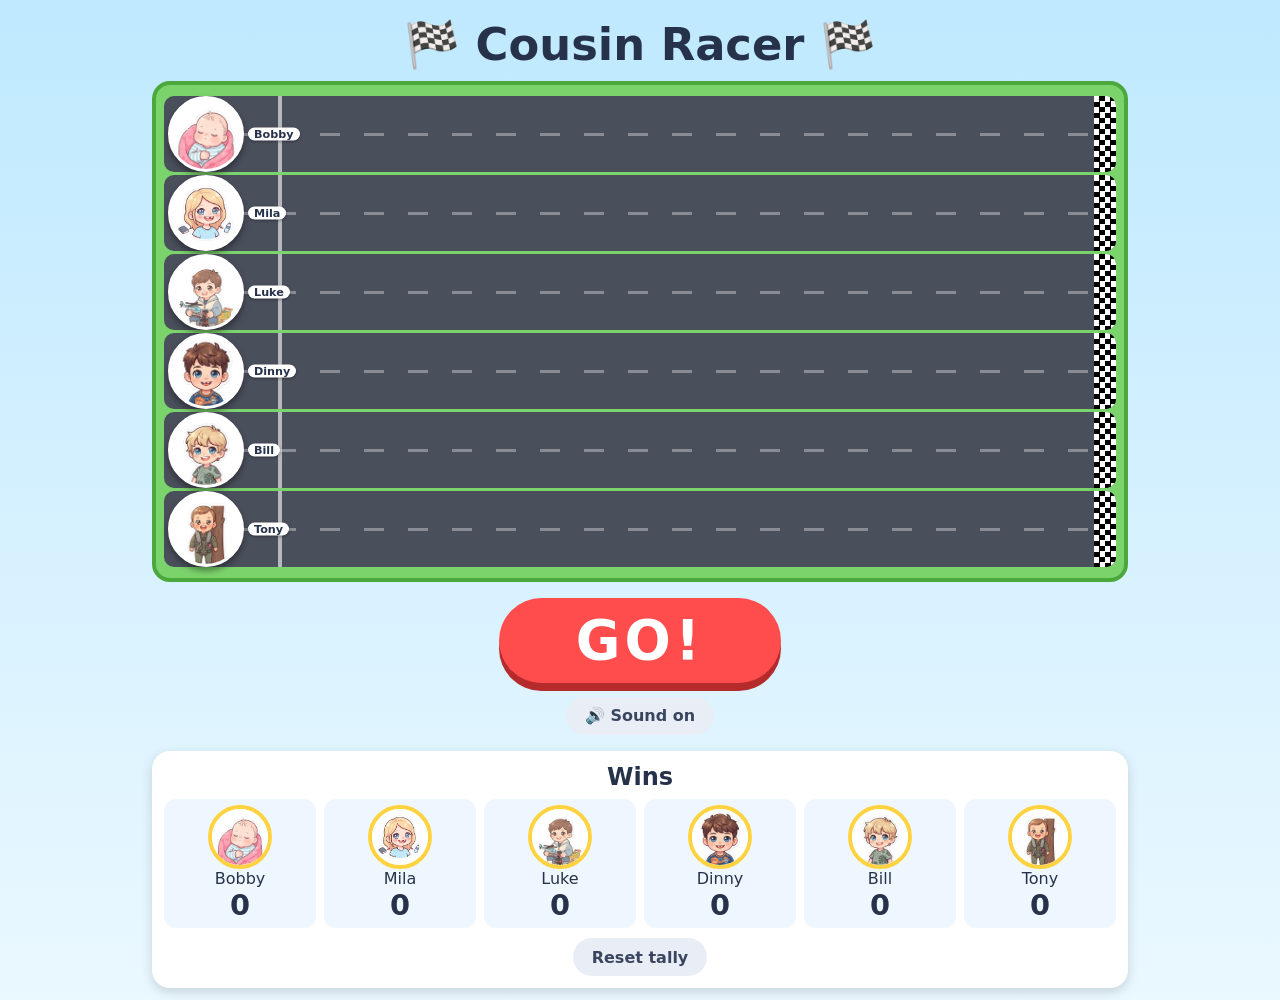
<file: index.html>
<!doctype html>
<html lang="en">
<head>
<meta charset="utf-8">
<meta name="viewport" content="width=device-width, initial-scale=1">
<title>Cousin Racer</title>
<link rel="stylesheet" href="styles.css">
</head>
<body>
<main>
  <h1>&#127937; Cousin Racer &#127937;</h1>
  <section class="track" id="track" aria-label="Race track"></section>
  <div class="controls">
    <button id="go" class="go" type="button">GO!</button>
    <div><button id="mute" class="reset mute" type="button"></button></div>
  </div>
  <section class="board" aria-label="Win tally">
    <h2>Wins</h2>
    <ul id="tally"></ul>
    <button id="reset" class="reset" type="button">Reset tally</button>
  </section>
</main>
<div id="countdown" class="overlay" hidden aria-live="assertive"><span id="count"></span></div>
<div id="winner" class="overlay winner" hidden role="dialog" aria-live="polite">
  <div class="card">
    <div class="confetti" id="confetti"></div>
    <img id="winner-img" alt="">
    <h2 id="winner-name"></h2>
    <p>wins the race! &#127881;</p>
    <button id="again" class="go small" type="button">Race again</button>
  </div>
</div>
<div id="confirm" class="overlay" hidden role="dialog" aria-modal="true">
  <div class="card">
    <h2>Reset all wins?</h2>
    <p>This sets every cousin back to 0.</p>
    <button id="confirm-yes" class="reset" type="button">Yes, reset</button>
    <button id="confirm-no" class="go small" type="button">Keep wins</button>
  </div>
</div>
<script src="game.js"></script>
</body>
</html>
</file>
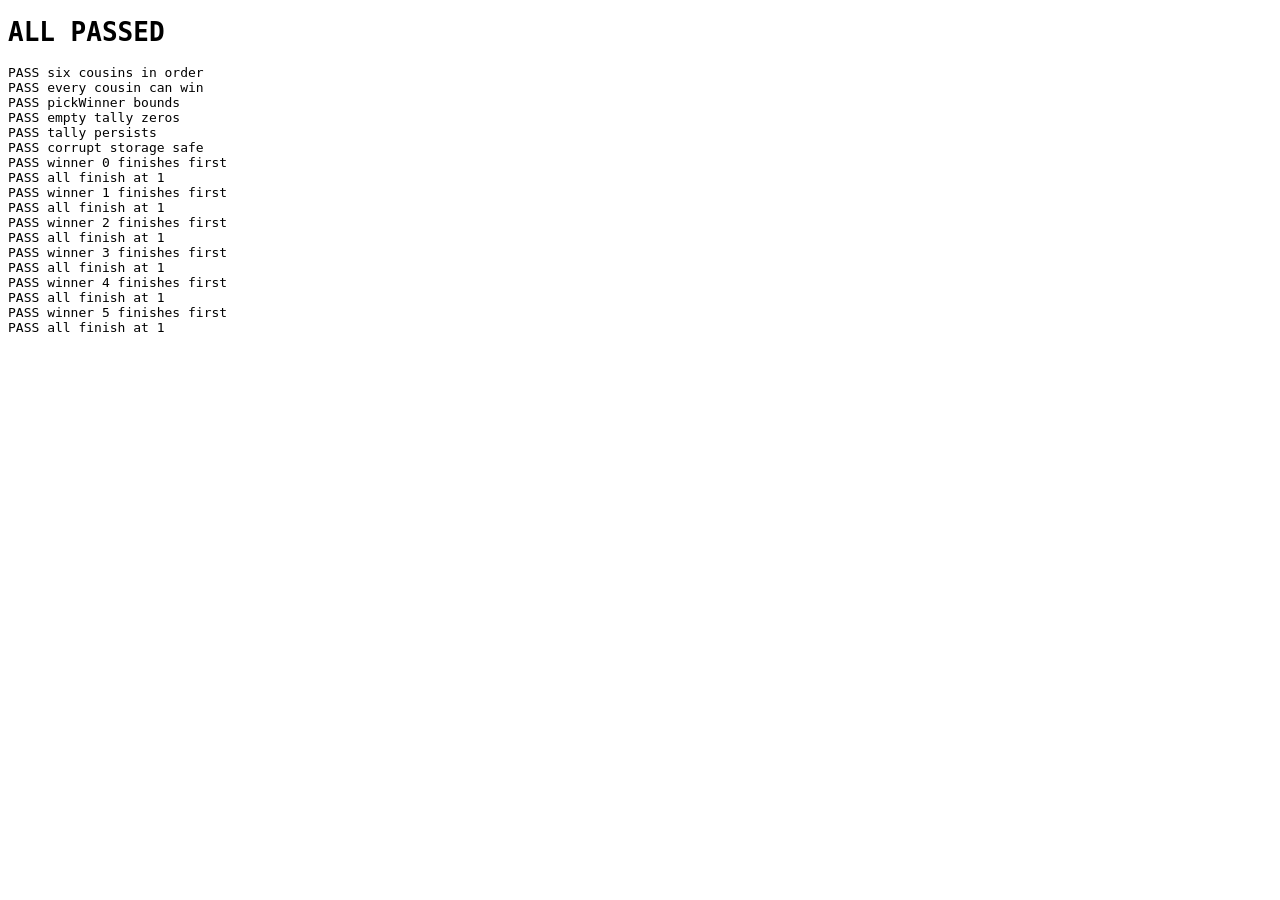
<file: tests/tests.html>
﻿<!doctype html><meta charset="utf-8"><title>Cousin Racer tests</title>
<body style="font-family:monospace"><h1 id="r">running…</h1><pre id="o"></pre>
<script src="../game.js"></script>
<script>
var C=CousinRacer,out=[],fail=0;
function t(n,c){out.push((c?'PASS ':'FAIL ')+n);if(!c)fail++;}
t('six cousins in order',C.COUSINS.join()==='Bobby,Mila,Luke,Dinny,Bill,Tony');
var seen={};for(var i=0;i<600;i++)seen[C.pickWinner()]=1;
t('every cousin can win',Object.keys(seen).length===6);
t('pickWinner bounds',C.pickWinner(function(){return 0.999999})===5&&C.pickWinner(function(){return 0})===0);
var mem={d:{},getItem:function(k){return this.d[k]||null},setItem:function(k,v){this.d[k]=v}};
var tl=C.loadTally(mem);t('empty tally zeros',C.COUSINS.every(function(n){return tl[n]===0}));
tl.Mila=3;C.saveTally(mem,tl);t('tally persists',C.loadTally(mem).Mila===3);
mem.d[C.KEY]='garbage';t('corrupt storage safe',C.loadTally(mem).Bobby===0);
for(var w=0;w<6;w++){var p=C.planRace(w);
 t('winner '+w+' finishes first',p.every(function(x,i){return i===w||x.duration>p[w].duration}));
 t('all finish at 1',p.every(function(x){return C.progress(x,x.duration)===1&&C.progress(x,0)===0}));}
document.getElementById('o').textContent=out.join('\n');
document.getElementById('r').textContent=fail?fail+' FAILED':'ALL PASSED';
</script>
</file>
<file: styles.css>
﻿:root{--sky:#bfe9ff;--grass:#7bd36b;--road:#4a4f5c}
*{box-sizing:border-box}
body{margin:0;font-family:"Trebuchet MS",system-ui,sans-serif;background:linear-gradient(var(--sky),#eaf8ff);color:#26324a;min-height:100vh}
main{max-width:1000px;margin:0 auto;padding:12px}
h1{text-align:center;margin:6px 0 10px;font-size:clamp(1.6rem,5vw,2.8rem)}
.track{background:var(--grass);border-radius:18px;padding:8px;border:4px solid #4aa83d}
.lane{position:relative;height:clamp(52px,10vw,76px);background:var(--road);margin:3px 0;border-radius:10px;
 background-image:repeating-linear-gradient(90deg,transparent 0 24px,rgba(255,255,255,.35) 24px 44px);background-size:100% 3px;background-repeat:repeat-x;background-position:0 50%}
.lane .name-unused{position:absolute;left:8px;top:4px;color:#fff;font-weight:bold;font-size:.85rem;z-index:3;text-shadow:0 1px 3px #000}
.lane .start{position:absolute;left:12%;top:0;bottom:0;width:4px;background:#fff;opacity:.6}
.lane .finish{position:absolute;right:0;top:0;bottom:0;width:22px;background:repeating-conic-gradient(#000 0 25%,#fff 0 50%) 0 0/11px 11px;border-radius:0 10px 10px 0}
.runner{position:absolute;bottom:0;left:0;height:100%;aspect-ratio:1;will-change:left;z-index:2}
.runner span{position:absolute;left:100%;top:50%;margin-left:4px;transform:translateY(-50%);background:#fff;color:#26324a;font-size:.7rem;font-weight:bold;padding:0 6px;border-radius:8px;box-shadow:0 1px 3px rgba(0,0,0,.4)}
.runner img,.avatar{width:100%;height:100%;display:block;border-radius:50%;object-fit:cover;object-position:50% 20%;background:#fff;border:3px solid #fff;box-shadow:0 4px 6px rgba(0,0,0,.4)}
.runner.running img{animation:bounce .32s ease-in-out infinite alternate}
.runner.won img{animation:cheer .5s ease-in-out infinite alternate}
.lane:nth-child(even) .runner.running img{animation-duration:.27s}
@keyframes bounce{from{transform:translateY(0) rotate(-5deg)}to{transform:translateY(-9px) rotate(5deg)}}
@keyframes cheer{from{transform:scale(1) rotate(-6deg)}to{transform:scale(1.15) rotate(6deg)}}
.controls{text-align:center;margin:16px 0}
button{font:inherit;cursor:pointer;border:0}
.go{background:#ff4d4d;color:#fff;font-size:clamp(2rem,8vw,3.4rem);font-weight:900;padding:.2em 1.4em;border-radius:999px;box-shadow:0 8px 0 #b52a2a;letter-spacing:.08em}
.go:active{transform:translateY(5px);box-shadow:0 3px 0 #b52a2a}
.go:disabled{opacity:.5;cursor:not-allowed}
.go.small{font-size:1.3rem;margin:6px}
.board{background:#fff;border-radius:18px;padding:12px;text-align:center;box-shadow:0 4px 12px rgba(0,0,0,.15)}
.board h2{margin:0 0 8px}
#tally{list-style:none;margin:0 0 10px;padding:0;display:grid;grid-template-columns:repeat(auto-fit,minmax(110px,1fr));gap:8px}
#tally li{display:flex;flex-direction:column;align-items:center;background:#eef6ff;border-radius:12px;padding:6px}
#tally img{height:64px;width:64px}
#tally b{display:block;font-size:1.8rem}
#tally li.lead{background:#fff2a8}
.reset{background:#e9edf5;color:#3a4560;padding:.6em 1.2em;border-radius:999px;font-weight:bold;font-size:1rem}
.overlay{position:fixed;inset:0;background:rgba(20,30,60,.6);display:flex;align-items:center;justify-content:center;z-index:10;padding:12px}
.overlay[hidden]{display:none}
#count{font-size:min(55vw,320px);font-weight:900;color:#fff;text-shadow:0 8px 0 #ff4d4d,0 0 30px #000;animation:pop .9s ease-out}
@keyframes pop{from{transform:scale(2.2);opacity:0}30%{opacity:1}to{transform:scale(.8);opacity:.9}}
.card{position:relative;overflow:hidden;background:#fff;border-radius:24px;padding:20px 28px;text-align:center;max-width:420px;width:100%;animation:drop .5s cubic-bezier(.3,1.5,.5,1)}
.winner img{height:min(40vh,260px);width:min(40vh,260px);animation:cheer .5s infinite alternate}
.winner h2{font-size:2.4rem;margin:4px 0}
@keyframes drop{from{transform:scale(.3);opacity:0}}
.confetti{position:absolute;inset:0;pointer-events:none}
.confetti i{position:absolute;top:-12px;width:10px;height:14px;animation:fall linear forwards}
@keyframes fall{to{transform:translateY(520px) rotate(720deg)}}
@media (prefers-reduced-motion:reduce){.runner.running img,.runner.won img,.winner img{animation:none}}

#tally img,.winner img{border-radius:50%;object-fit:cover;object-position:50% 20%;background:#fff;border:4px solid #ffd23f}


.runner.running span,.runner.won span{display:none}
.card p{font-size:1.4rem;margin:4px 0 10px}
.mute{margin-top:14px}
</file>
